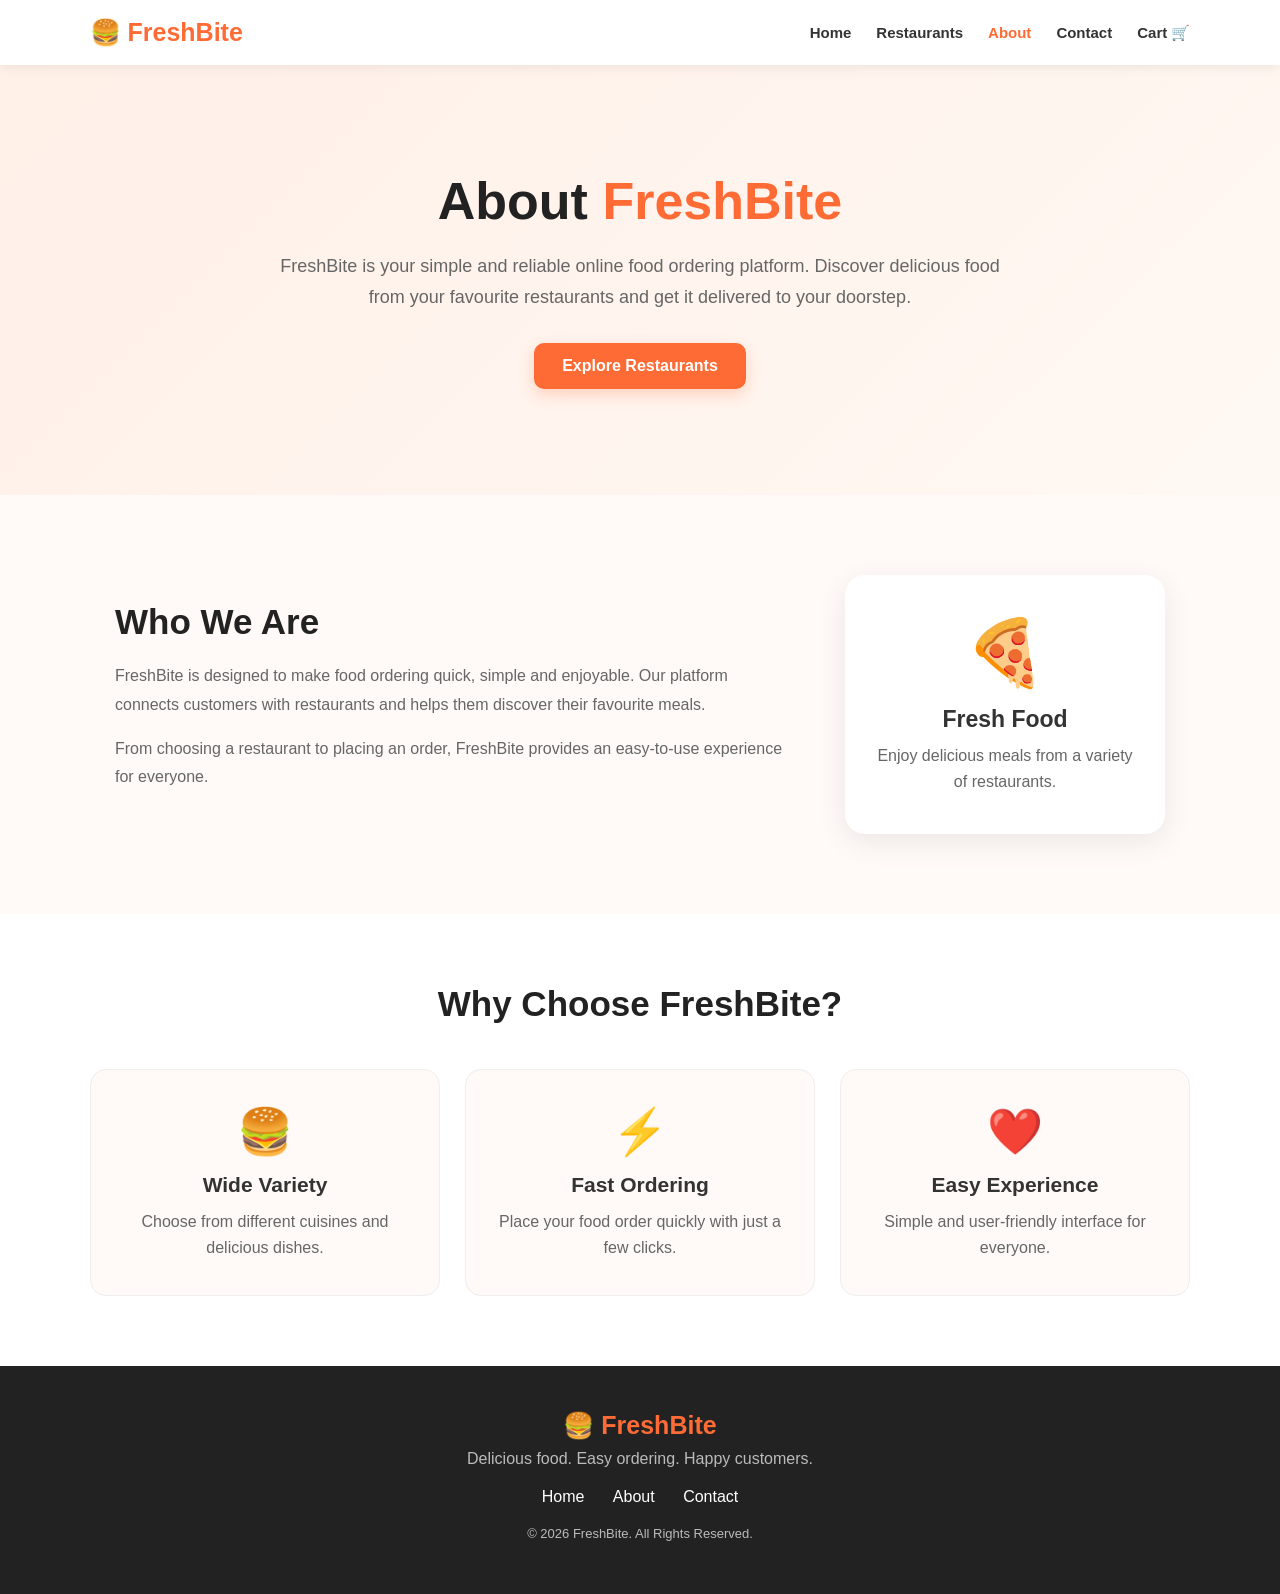
<file: pages/about.html>
<!DOCTYPE html>
<html lang="en">
<head>
    <meta charset="UTF-8">
    <meta name="viewport" content="width=device-width, initial-scale=1.0">
    <title>About Us - FreshBite</title>

    <link rel="stylesheet" href="../css/about.css">
</head>

<body>

    <!-- NAVBAR -->
    <nav class="navbar">

        <div class="logo">
            🍔 FreshBite
        </div>

        <div class="nav-links">
            <a href="../index.html">Home</a>
            <a href="restaurants.html">Restaurants</a>
            <a href="about.html" class="active">About</a>
            <a href="contact.html">Contact</a>
            <a href="cart.html">Cart 🛒</a>
        </div>

    </nav>


    <!-- HERO -->
    <section class="about-hero">

        <div class="hero-content">

            <h1>About <span>FreshBite</span></h1>

            <p>
                FreshBite is your simple and reliable online food ordering
                platform. Discover delicious food from your favourite
                restaurants and get it delivered to your doorstep.
            </p>

            <a href="restaurants.html" class="primary-btn">
                Explore Restaurants
            </a>

        </div>

    </section>


    <!-- ABOUT SECTION -->
    <section class="about-section">

        <div class="about-text">

            <h2>Who We Are</h2>

            <p>
                FreshBite is designed to make food ordering quick, simple
                and enjoyable. Our platform connects customers with
                restaurants and helps them discover their favourite meals.
            </p>

            <p>
                From choosing a restaurant to placing an order,
                FreshBite provides an easy-to-use experience for everyone.
            </p>

        </div>

        <div class="about-card">

            <div class="icon">🍕</div>

            <h3>Fresh Food</h3>

            <p>
                Enjoy delicious meals from a variety of restaurants.
            </p>

        </div>

    </section>


    <!-- FEATURES -->
    <section class="features">

        <h2>Why Choose FreshBite?</h2>

        <div class="feature-container">

            <div class="feature-card">

                <div class="feature-icon">🍔</div>

                <h3>Wide Variety</h3>

                <p>
                    Choose from different cuisines and delicious dishes.
                </p>

            </div>


            <div class="feature-card">

                <div class="feature-icon">⚡</div>

                <h3>Fast Ordering</h3>

                <p>
                    Place your food order quickly with just a few clicks.
                </p>

            </div>


            <div class="feature-card">

                <div class="feature-icon">❤️</div>

                <h3>Easy Experience</h3>

                <p>
                    Simple and user-friendly interface for everyone.
                </p>

            </div>

        </div>

    </section>


    <!-- FOOTER -->
    <footer>

        <h3>🍔 FreshBite</h3>

        <p>
            Delicious food. Easy ordering. Happy customers.
        </p>

        <div class="footer-links">
            <a href="../index.html">Home</a>
            <a href="about.html">About</a>
            <a href="contact.html">Contact</a>
        </div>

        <p class="copyright">
            © 2026 FreshBite. All Rights Reserved.
        </p>

    </footer>

</body>
</html>
</file>
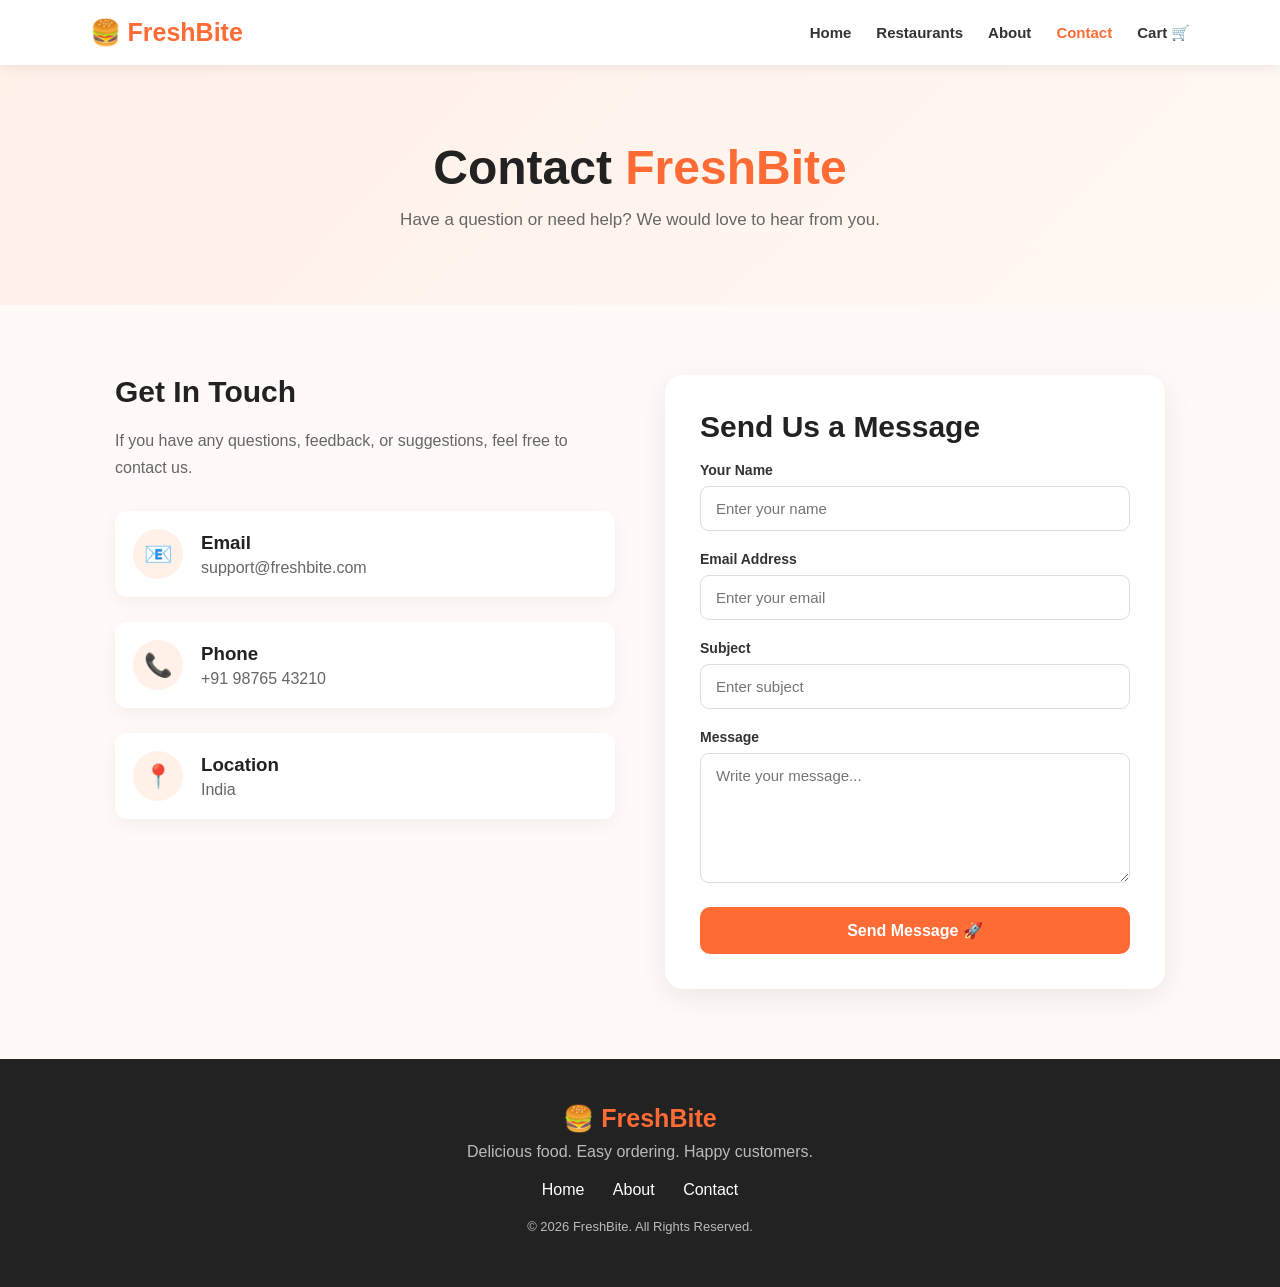
<file: pages/contact.html>
<!DOCTYPE html>
<html lang="en">

<head>

    <meta charset="UTF-8">

    <meta name="viewport"
          content="width=device-width, initial-scale=1.0">

    <title>Contact Us - FreshBite</title>

    <link rel="stylesheet"
          href="../css/contact.css">

</head>


<body>


    <!-- NAVBAR -->

    <nav class="navbar">

        <div class="logo">
            🍔 FreshBite
        </div>

        <div class="nav-links">

            <a href="../index.html">
                Home
            </a>

            <a href="restaurants.html">
                Restaurants
            </a>

            <a href="about.html">
                About
            </a>

            <a href="contact.html"
               class="active">
                Contact
            </a>

            <a href="cart.html">
                Cart 🛒
            </a>

        </div>

    </nav>


    <!-- CONTACT HERO -->

    <section class="contact-hero">

        <h1>
            Contact <span>FreshBite</span>
        </h1>

        <p>
            Have a question or need help?
            We would love to hear from you.
        </p>

    </section>


    <!-- CONTACT AREA -->

    <section class="contact-section">


        <!-- CONTACT INFORMATION -->

        <div class="contact-info">

            <h2>
                Get In Touch
            </h2>

            <p>
                If you have any questions, feedback,
                or suggestions, feel free to contact us.
            </p>


            <div class="info-item">

                <div class="info-icon">
                    📧
                </div>

                <div>

                    <h3>Email</h3>

                    <p>
                        support@freshbite.com
                    </p>

                </div>

            </div>


            <div class="info-item">

                <div class="info-icon">
                    📞
                </div>

                <div>

                    <h3>Phone</h3>

                    <p>
                        +91 98765 43210
                    </p>

                </div>

            </div>


            <div class="info-item">

                <div class="info-icon">
                    📍
                </div>

                <div>

                    <h3>Location</h3>

                    <p>
                        India
                    </p>

                </div>

            </div>

        </div>


        <!-- CONTACT FORM -->

        <div class="contact-form">

            <h2>
                Send Us a Message
            </h2>

            <form>

                <div class="input-group">

                    <label>
                        Your Name
                    </label>

                    <input
                        type="text"
                        placeholder="Enter your name"
                        required>

                </div>


                <div class="input-group">

                    <label>
                        Email Address
                    </label>

                    <input
                        type="email"
                        placeholder="Enter your email"
                        required>

                </div>


                <div class="input-group">

                    <label>
                        Subject
                    </label>

                    <input
                        type="text"
                        placeholder="Enter subject"
                        required>

                </div>


                <div class="input-group">

                    <label>
                        Message
                    </label>

                    <textarea
                        rows="6"
                        placeholder="Write your message..."
                        required></textarea>

                </div>


                <button
                    type="submit"
                    class="send-btn">

                    Send Message 🚀

                </button>

            </form>

        </div>

    </section>


    <!-- FOOTER -->

    <footer>

        <h3>
            🍔 FreshBite
        </h3>

        <p>
            Delicious food. Easy ordering.
            Happy customers.
        </p>

        <div class="footer-links">

            <a href="../index.html">
                Home
            </a>

            <a href="about.html">
                About
            </a>

            <a href="contact.html">
                Contact
            </a>

        </div>

        <p class="copyright">
            © 2026 FreshBite. All Rights Reserved.
        </p>

    </footer>


</body>

</html>
</file>
<file: css/about.css>
* {
    margin: 0;
    padding: 0;
    box-sizing: border-box;
}

body {
    font-family: Arial, Helvetica, sans-serif;
    background: #fffaf7;
    color: #333;
}


/* =========================
   NAVBAR
========================= */

.navbar {
    width: 100%;
    padding: 18px 7%;
    background: white;

    display: flex;
    justify-content: space-between;
    align-items: center;

    box-shadow: 0 2px 12px rgba(0,0,0,0.08);

    position: sticky;
    top: 0;
    z-index: 1000;
}

.logo {
    font-size: 25px;
    font-weight: bold;
    color: #ff6b35;
}

.nav-links {
    display: flex;
    gap: 25px;
    align-items: center;
}

.nav-links a {
    text-decoration: none;
    color: #333;
    font-size: 15px;
    font-weight: 600;
    transition: 0.3s;
}

.nav-links a:hover,
.nav-links a.active {
    color: #ff6b35;
}


/* =========================
   HERO
========================= */

.about-hero {
    min-height: 430px;

    display: flex;
    justify-content: center;
    align-items: center;

    text-align: center;

    padding: 60px 20px;

    background: linear-gradient(
        135deg,
        #fff0e8,
        #fff8f3
    );
}

.hero-content {
    max-width: 750px;
}

.hero-content h1 {
    font-size: 52px;
    margin-bottom: 20px;
    color: #222;
}

.hero-content h1 span {
    color: #ff6b35;
}

.hero-content p {
    font-size: 18px;
    line-height: 1.7;
    color: #666;
    margin-bottom: 30px;
}


/* =========================
   BUTTON
========================= */

.primary-btn {
    display: inline-block;

    background: #ff6b35;
    color: white;

    text-decoration: none;

    padding: 14px 28px;

    border-radius: 10px;

    font-weight: bold;

    transition: 0.3s;

    box-shadow: 0 6px 15px rgba(255,107,53,0.25);
}

.primary-btn:hover {
    background: #e95724;
    transform: translateY(-3px);
}


/* =========================
   ABOUT SECTION
========================= */

.about-section {
    max-width: 1100px;

    margin: auto;

    padding: 80px 25px;

    display: flex;

    gap: 60px;

    align-items: center;
}

.about-text {
    flex: 1;
}

.about-text h2 {
    font-size: 35px;
    color: #222;
    margin-bottom: 20px;
}

.about-text p {
    font-size: 16px;
    line-height: 1.8;
    color: #666;
    margin-bottom: 15px;
}

.about-card {
    width: 320px;

    background: white;

    padding: 40px 30px;

    border-radius: 20px;

    text-align: center;

    box-shadow: 0 8px 30px rgba(0,0,0,0.08);

    transition: 0.3s;
}

.about-card:hover {
    transform: translateY(-8px);
}

.about-card .icon {
    font-size: 65px;
    margin-bottom: 15px;
}

.about-card h3 {
    font-size: 23px;
    margin-bottom: 10px;
}

.about-card p {
    color: #666;
    line-height: 1.6;
}


/* =========================
   FEATURES
========================= */

.features {
    padding: 70px 7%;

    background: white;

    text-align: center;
}

.features h2 {
    font-size: 35px;
    margin-bottom: 45px;
    color: #222;
}

.feature-container {
    max-width: 1100px;

    margin: auto;

    display: grid;

    grid-template-columns:
        repeat(3, 1fr);

    gap: 25px;
}

.feature-card {
    padding: 35px 25px;

    border-radius: 16px;

    background: #fffaf7;

    border: 1px solid #eee;

    transition: 0.3s;
}

.feature-card:hover {
    transform: translateY(-7px);

    box-shadow:
        0 10px 25px rgba(0,0,0,0.08);
}

.feature-icon {
    font-size: 45px;

    margin-bottom: 15px;
}

.feature-card h3 {
    margin-bottom: 12px;

    font-size: 21px;
}

.feature-card p {
    color: #666;

    line-height: 1.6;
}


/* =========================
   FOOTER
========================= */

footer {
    background: #222;

    color: white;

    text-align: center;

    padding: 45px 20px;
}

footer h3 {
    font-size: 25px;

    color: #ff6b35;

    margin-bottom: 10px;
}

footer p {
    color: #bbb;

    margin: 8px 0;
}

.footer-links {
    margin: 20px 0;
}

.footer-links a {
    color: white;

    text-decoration: none;

    margin: 0 12px;

    transition: 0.3s;
}

.footer-links a:hover {
    color: #ff6b35;
}

.copyright {
    font-size: 13px;
}


/* =========================
   RESPONSIVE
========================= */

@media (max-width: 800px) {

    .navbar {
        flex-direction: column;
        gap: 15px;
    }

    .nav-links {
        flex-wrap: wrap;
        justify-content: center;
    }

    .hero-content h1 {
        font-size: 40px;
    }

    .about-section {
        flex-direction: column;
    }

    .about-card {
        width: 100%;
        max-width: 350px;
    }

    .feature-container {
        grid-template-columns: 1fr;
    }
}


@media (max-width: 500px) {

    .hero-content h1 {
        font-size: 32px;
    }

    .hero-content p {
        font-size: 15px;
    }

    .nav-links {
        gap: 12px;
    }

    .nav-links a {
        font-size: 13px;
    }
}
</file>
<file: css/contact.css>
* {
    margin: 0;
    padding: 0;
    box-sizing: border-box;
}

body {
    font-family: Arial, Helvetica, sans-serif;

    background: #fffaf7;

    color: #333;
}


/* =========================
   NAVBAR
========================= */

.navbar {
    width: 100%;

    padding: 18px 7%;

    background: white;

    display: flex;

    justify-content: space-between;

    align-items: center;

    box-shadow:
        0 2px 12px rgba(0,0,0,0.08);

    position: sticky;

    top: 0;

    z-index: 1000;
}

.logo {
    font-size: 25px;

    font-weight: bold;

    color: #ff6b35;
}

.nav-links {
    display: flex;

    gap: 25px;

    align-items: center;
}

.nav-links a {
    text-decoration: none;

    color: #333;

    font-size: 15px;

    font-weight: 600;

    transition: 0.3s;
}

.nav-links a:hover,
.nav-links a.active {
    color: #ff6b35;
}


/* =========================
   CONTACT HERO
========================= */

.contact-hero {
    text-align: center;

    padding: 75px 20px;

    background:
        linear-gradient(
            135deg,
            #fff0e8,
            #fff8f3
        );
}

.contact-hero h1 {
    font-size: 48px;

    margin-bottom: 15px;

    color: #222;
}

.contact-hero h1 span {
    color: #ff6b35;
}

.contact-hero p {
    color: #666;

    font-size: 17px;
}


/* =========================
   CONTACT SECTION
========================= */

.contact-section {
    max-width: 1100px;

    margin: auto;

    padding: 70px 25px;

    display: grid;

    grid-template-columns:
        1fr 1fr;

    gap: 50px;
}


/* =========================
   CONTACT INFO
========================= */

.contact-info h2,
.contact-form h2 {
    font-size: 30px;

    margin-bottom: 18px;

    color: #222;
}

.contact-info > p {
    color: #666;

    line-height: 1.7;

    margin-bottom: 30px;
}

.info-item {
    display: flex;

    align-items: center;

    gap: 18px;

    margin-bottom: 25px;

    padding: 18px;

    background: white;

    border-radius: 12px;

    box-shadow:
        0 5px 20px rgba(0,0,0,0.05);
}

.info-icon {
    width: 50px;

    height: 50px;

    border-radius: 50%;

    background: #fff0e8;

    display: flex;

    align-items: center;

    justify-content: center;

    font-size: 23px;
}

.info-item h3 {
    margin-bottom: 5px;

    color: #222;
}

.info-item p {
    color: #666;
}


/* =========================
   FORM
========================= */

.contact-form {
    background: white;

    padding: 35px;

    border-radius: 18px;

    box-shadow:
        0 8px 30px rgba(0,0,0,0.08);
}

.input-group {
    margin-bottom: 20px;
}

.input-group label {
    display: block;

    font-size: 14px;

    font-weight: bold;

    margin-bottom: 8px;

    color: #333;
}

.input-group input,
.input-group textarea {
    width: 100%;

    padding: 13px 15px;

    border: 1px solid #ddd;

    border-radius: 9px;

    font-size: 15px;

    font-family: Arial;

    outline: none;

    transition: 0.3s;
}

.input-group input:focus,
.input-group textarea:focus {
    border-color: #ff6b35;

    box-shadow:
        0 0 0 3px rgba(255,107,53,0.1);
}

.input-group textarea {
    resize: vertical;
}


/* =========================
   SEND BUTTON
========================= */

.send-btn {
    width: 100%;

    padding: 14px;

    border: none;

    border-radius: 10px;

    background: #ff6b35;

    color: white;

    font-size: 16px;

    font-weight: bold;

    cursor: pointer;

    transition: 0.3s;
}

.send-btn:hover {
    background: #e95724;

    transform: translateY(-2px);

    box-shadow:
        0 8px 20px rgba(255,107,53,0.25);
}


/* =========================
   FOOTER
========================= */

footer {
    background: #222;

    color: white;

    text-align: center;

    padding: 45px 20px;
}

footer h3 {
    font-size: 25px;

    color: #ff6b35;

    margin-bottom: 10px;
}

footer p {
    color: #bbb;

    margin: 8px 0;
}

.footer-links {
    margin: 20px 0;
}

.footer-links a {
    color: white;

    text-decoration: none;

    margin: 0 12px;

    transition: 0.3s;
}

.footer-links a:hover {
    color: #ff6b35;
}

.copyright {
    font-size: 13px;
}


/* =========================
   RESPONSIVE
========================= */

@media (max-width: 800px) {

    .navbar {
        flex-direction: column;

        gap: 15px;
    }

    .nav-links {
        flex-wrap: wrap;

        justify-content: center;
    }

    .contact-section {
        grid-template-columns: 1fr;
    }

    .contact-hero h1 {
        font-size: 38px;
    }
}


@media (max-width: 500px) {

    .nav-links {
        gap: 12px;
    }

    .nav-links a {
        font-size: 13px;
    }

    .contact-form {
        padding: 25px 20px;
    }

    .contact-hero h1 {
        font-size: 32px;
    }
}
</file>
